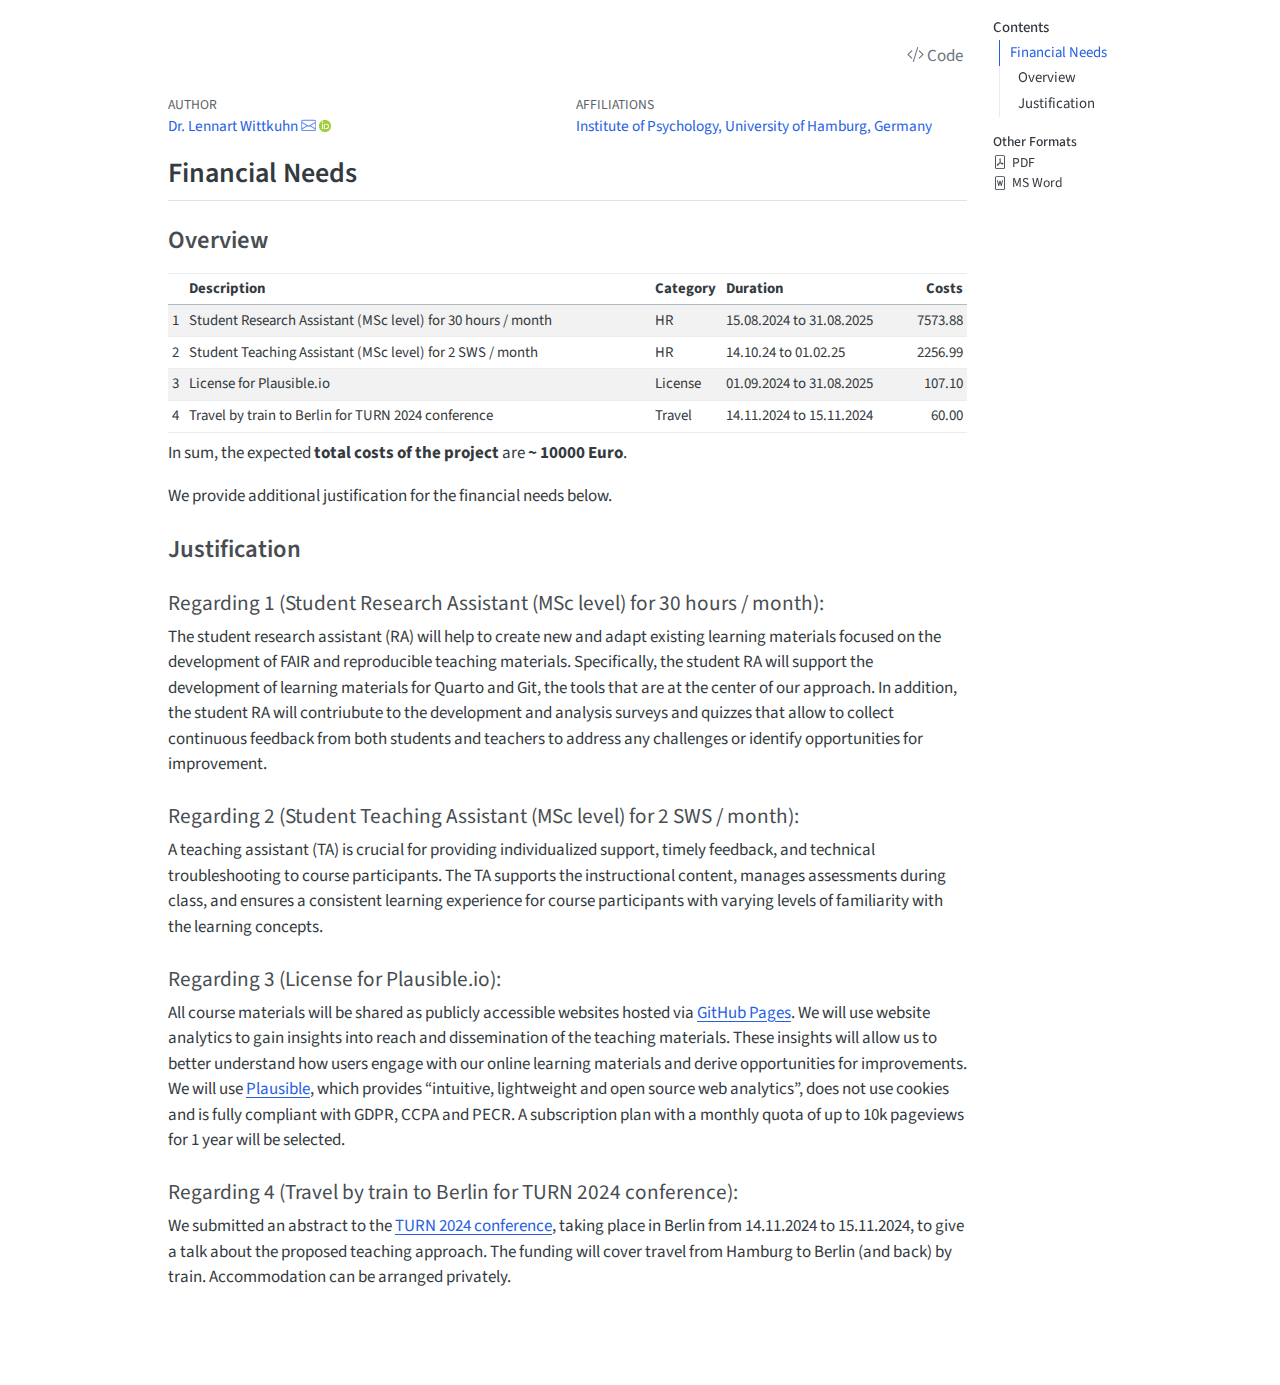
<file: cost-justification.html>
<!DOCTYPE html>
<html xmlns="http://www.w3.org/1999/xhtml" lang="en" xml:lang="en"><head>

<meta charset="utf-8">
<meta name="generator" content="quarto-1.4.554">

<meta name="viewport" content="width=device-width, initial-scale=1.0, user-scalable=yes">

<meta name="author" content="Dr.&nbsp;Lennart Wittkuhn">

<title>cost-justification</title>
<style>
code{white-space: pre-wrap;}
span.smallcaps{font-variant: small-caps;}
div.columns{display: flex; gap: min(4vw, 1.5em);}
div.column{flex: auto; overflow-x: auto;}
div.hanging-indent{margin-left: 1.5em; text-indent: -1.5em;}
ul.task-list{list-style: none;}
ul.task-list li input[type="checkbox"] {
  width: 0.8em;
  margin: 0 0.8em 0.2em -1em; /* quarto-specific, see https://github.com/quarto-dev/quarto-cli/issues/4556 */ 
  vertical-align: middle;
}
</style>


<script src="site_libs/quarto-nav/quarto-nav.js"></script>
<script src="site_libs/clipboard/clipboard.min.js"></script>
<script src="site_libs/quarto-search/autocomplete.umd.js"></script>
<script src="site_libs/quarto-search/fuse.min.js"></script>
<script src="site_libs/quarto-search/quarto-search.js"></script>
<meta name="quarto:offset" content="./">
<script src="site_libs/quarto-html/quarto.js"></script>
<script src="site_libs/quarto-html/popper.min.js"></script>
<script src="site_libs/quarto-html/tippy.umd.min.js"></script>
<script src="site_libs/quarto-html/anchor.min.js"></script>
<link href="site_libs/quarto-html/tippy.css" rel="stylesheet">
<link href="site_libs/quarto-html/quarto-syntax-highlighting.css" rel="stylesheet" id="quarto-text-highlighting-styles">
<script src="site_libs/bootstrap/bootstrap.min.js"></script>
<link href="site_libs/bootstrap/bootstrap-icons.css" rel="stylesheet">
<link href="site_libs/bootstrap/bootstrap.min.css" rel="stylesheet" id="quarto-bootstrap" data-mode="light">
<script id="quarto-search-options" type="application/json">{
  "location": "sidebar",
  "copy-button": false,
  "collapse-after": 3,
  "panel-placement": "start",
  "type": "textbox",
  "limit": 50,
  "keyboard-shortcut": [
    "f",
    "/",
    "s"
  ],
  "show-item-context": false,
  "language": {
    "search-no-results-text": "No results",
    "search-matching-documents-text": "matching documents",
    "search-copy-link-title": "Copy link to search",
    "search-hide-matches-text": "Hide additional matches",
    "search-more-match-text": "more match in this document",
    "search-more-matches-text": "more matches in this document",
    "search-clear-button-title": "Clear",
    "search-text-placeholder": "",
    "search-detached-cancel-button-title": "Cancel",
    "search-submit-button-title": "Submit",
    "search-label": "Search"
  }
}</script>
<style>html{ scroll-behavior: smooth; }</style>


</head>

<body>

<div id="quarto-search-results"></div>
<!-- content -->
<div id="quarto-content" class="quarto-container page-columns page-rows-contents page-layout-article">
<!-- sidebar -->
<!-- margin-sidebar -->
    <div id="quarto-margin-sidebar" class="sidebar margin-sidebar">
        <nav id="TOC" role="doc-toc" class="toc-active" data-toc-expanded="99">
    <h2 id="toc-title">Contents</h2>
   
  <ul>
  <li><a href="#financial-needs" id="toc-financial-needs" class="nav-link active" data-scroll-target="#financial-needs">Financial Needs</a>
  <ul class="collapse">
  <li><a href="#overview" id="toc-overview" class="nav-link" data-scroll-target="#overview">Overview</a></li>
  <li><a href="#justification" id="toc-justification" class="nav-link" data-scroll-target="#justification">Justification</a></li>
  </ul></li>
  </ul>
<div class="quarto-alternate-formats"><h2>Other Formats</h2><ul><li><a href="cost-justification.pdf"><i class="bi bi-file-pdf"></i>PDF</a></li><li><a href="cost-justification.docx"><i class="bi bi-file-word"></i>MS Word</a></li></ul></div></nav>
    </div>
<!-- main -->
<main class="content" id="quarto-document-content"><div class="quarto-title-block"><div class="quarto-title-tools-only"><h1></h1><button type="button" class="btn code-tools-button" id="quarto-code-tools-source" data-quarto-source-url="https://github.com/lnnrtwttkhn/fair-teaching-proposal"><i class="bi"></i> Code</button></div></div>

<header id="title-block-header" class="quarto-title-block default">
<div class="quarto-title">
</div>


<div class="quarto-title-meta-author">
  <div class="quarto-title-meta-heading">Author</div>
  <div class="quarto-title-meta-heading">Affiliations</div>
  
    <div class="quarto-title-meta-contents">
    <p class="author"><a href="https://lennartwittkuhn.com/">Dr.&nbsp;Lennart Wittkuhn</a> <a href="mailto:lennart.wittkuhn@uni-hamburg.de" class="quarto-title-author-email"><i class="bi bi-envelope"></i></a> <a href="https://orcid.org/0000-0003-2966-6888" class="quarto-title-author-orcid"> <img src="[data-uri]"></a></p>
  </div>
  <div class="quarto-title-meta-contents">
        <p class="affiliation">
            <a href="https://www.psy.uni-hamburg.de/en.html">
            Institute of Psychology, University of Hamburg, Germany
            </a>
          </p>
      </div>
  </div>

<div class="quarto-title-meta">

      
  
    
  </div>
  


</header>


<section id="financial-needs" class="level2">
<h2 class="anchored" data-anchor-id="financial-needs">Financial Needs</h2>
<section id="overview" class="level3">
<h3 class="anchored" data-anchor-id="overview">Overview</h3>
<div class="cell">
<div class="cell-output-display">
<table class="table table-sm table-striped small">
<colgroup>
<col style="width: 2%">
<col style="width: 57%">
<col style="width: 8%">
<col style="width: 23%">
<col style="width: 7%">
</colgroup>
<thead>
<tr class="header">
<th style="text-align: left;"></th>
<th style="text-align: left;">Description</th>
<th style="text-align: left;">Category</th>
<th style="text-align: left;">Duration</th>
<th style="text-align: right;">Costs</th>
</tr>
</thead>
<tbody>
<tr class="odd">
<td style="text-align: left;">1</td>
<td style="text-align: left;">Student Research Assistant (MSc level) for 30 hours / month</td>
<td style="text-align: left;">HR</td>
<td style="text-align: left;">15.08.2024 to 31.08.2025</td>
<td style="text-align: right;">7573.88</td>
</tr>
<tr class="even">
<td style="text-align: left;">2</td>
<td style="text-align: left;">Student Teaching Assistant (MSc level) for 2 SWS / month</td>
<td style="text-align: left;">HR</td>
<td style="text-align: left;">14.10.24 to 01.02.25</td>
<td style="text-align: right;">2256.99</td>
</tr>
<tr class="odd">
<td style="text-align: left;">3</td>
<td style="text-align: left;">License for Plausible.io</td>
<td style="text-align: left;">License</td>
<td style="text-align: left;">01.09.2024 to 31.08.2025</td>
<td style="text-align: right;">107.10</td>
</tr>
<tr class="even">
<td style="text-align: left;">4</td>
<td style="text-align: left;">Travel by train to Berlin for TURN 2024 conference</td>
<td style="text-align: left;">Travel</td>
<td style="text-align: left;">14.11.2024 to 15.11.2024</td>
<td style="text-align: right;">60.00</td>
</tr>
</tbody>
</table>
</div>
</div>
<p>In sum, the expected <strong>total costs of the project</strong> are <strong>~ 10000 Euro</strong>.</p>
<p>We provide additional justification for the financial needs below.</p>
</section>
<section id="justification" class="level3">
<h3 class="anchored" data-anchor-id="justification">Justification</h3>
<section id="regarding-1-student-research-assistant-msc-level-for-30-hours-month" class="level4">
<h4 class="anchored" data-anchor-id="regarding-1-student-research-assistant-msc-level-for-30-hours-month">Regarding 1 (Student Research Assistant (MSc level) for 30 hours / month):</h4>
<p>The student research assistant (RA) will help to create new and adapt existing learning materials focused on the development of FAIR and reproducible teaching materials. Specifically, the student RA will support the development of learning materials for Quarto and Git, the tools that are at the center of our approach. In addition, the student RA will contriubute to the development and analysis surveys and quizzes that allow to collect continuous feedback from both students and teachers to address any challenges or identify opportunities for improvement.</p>
</section>
<section id="regarding-2-student-teaching-assistant-msc-level-for-2-sws-month" class="level4">
<h4 class="anchored" data-anchor-id="regarding-2-student-teaching-assistant-msc-level-for-2-sws-month">Regarding 2 (Student Teaching Assistant (MSc level) for 2 SWS / month):</h4>
<p>A teaching assistant (TA) is crucial for providing individualized support, timely feedback, and technical troubleshooting to course participants. The TA supports the instructional content, manages assessments during class, and ensures a consistent learning experience for course participants with varying levels of familiarity with the learning concepts.</p>
</section>
<section id="regarding-3-license-for-plausible.io" class="level4">
<h4 class="anchored" data-anchor-id="regarding-3-license-for-plausible.io">Regarding 3 (License for Plausible.io):</h4>
<p>All course materials will be shared as publicly accessible websites hosted via <a href="https://pages.github.com/">GitHub Pages</a>. We will use website analytics to gain insights into reach and dissemination of the teaching materials. These insights will allow us to better understand how users engage with our online learning materials and derive opportunities for improvements. We will use <a href="https://plausible.io/">Plausible</a>, which provides “intuitive, lightweight and open source web analytics”, does not use cookies and is fully compliant with GDPR, CCPA and PECR. A subscription plan with a monthly quota of up to 10k pageviews for 1 year will be selected.</p>
</section>
<section id="regarding-4-travel-by-train-to-berlin-for-turn-2024-conference" class="level4">
<h4 class="anchored" data-anchor-id="regarding-4-travel-by-train-to-berlin-for-turn-2024-conference">Regarding 4 (Travel by train to Berlin for TURN 2024 conference):</h4>
<p>We submitted an abstract to the <a href="https://turn-conference.org/">TURN 2024 conference</a>, taking place in Berlin from 14.11.2024 to 15.11.2024, to give a talk about the proposed teaching approach. The funding will cover travel from Hamburg to Berlin (and back) by train. Accommodation can be arranged privately.</p>


</section>
</section>
</section>

</main> <!-- /main -->
<script defer="" data-domain="lennartwittkuhn.com/fair-teaching-proposal" src="https://plausible.io/js/script.js"></script>
<script id="quarto-html-after-body" type="application/javascript">
window.document.addEventListener("DOMContentLoaded", function (event) {
  const toggleBodyColorMode = (bsSheetEl) => {
    const mode = bsSheetEl.getAttribute("data-mode");
    const bodyEl = window.document.querySelector("body");
    if (mode === "dark") {
      bodyEl.classList.add("quarto-dark");
      bodyEl.classList.remove("quarto-light");
    } else {
      bodyEl.classList.add("quarto-light");
      bodyEl.classList.remove("quarto-dark");
    }
  }
  const toggleBodyColorPrimary = () => {
    const bsSheetEl = window.document.querySelector("link#quarto-bootstrap");
    if (bsSheetEl) {
      toggleBodyColorMode(bsSheetEl);
    }
  }
  toggleBodyColorPrimary();  
  const icon = "";
  const anchorJS = new window.AnchorJS();
  anchorJS.options = {
    placement: 'right',
    icon: icon
  };
  anchorJS.add('.anchored');
  const isCodeAnnotation = (el) => {
    for (const clz of el.classList) {
      if (clz.startsWith('code-annotation-')) {                     
        return true;
      }
    }
    return false;
  }
  const clipboard = new window.ClipboardJS('.code-copy-button', {
    text: function(trigger) {
      const codeEl = trigger.previousElementSibling.cloneNode(true);
      for (const childEl of codeEl.children) {
        if (isCodeAnnotation(childEl)) {
          childEl.remove();
        }
      }
      return codeEl.innerText;
    }
  });
  clipboard.on('success', function(e) {
    // button target
    const button = e.trigger;
    // don't keep focus
    button.blur();
    // flash "checked"
    button.classList.add('code-copy-button-checked');
    var currentTitle = button.getAttribute("title");
    button.setAttribute("title", "Copied!");
    let tooltip;
    if (window.bootstrap) {
      button.setAttribute("data-bs-toggle", "tooltip");
      button.setAttribute("data-bs-placement", "left");
      button.setAttribute("data-bs-title", "Copied!");
      tooltip = new bootstrap.Tooltip(button, 
        { trigger: "manual", 
          customClass: "code-copy-button-tooltip",
          offset: [0, -8]});
      tooltip.show();    
    }
    setTimeout(function() {
      if (tooltip) {
        tooltip.hide();
        button.removeAttribute("data-bs-title");
        button.removeAttribute("data-bs-toggle");
        button.removeAttribute("data-bs-placement");
      }
      button.setAttribute("title", currentTitle);
      button.classList.remove('code-copy-button-checked');
    }, 1000);
    // clear code selection
    e.clearSelection();
  });
  const viewSource = window.document.getElementById('quarto-view-source') ||
                     window.document.getElementById('quarto-code-tools-source');
  if (viewSource) {
    const sourceUrl = viewSource.getAttribute("data-quarto-source-url");
    viewSource.addEventListener("click", function(e) {
      if (sourceUrl) {
        // rstudio viewer pane
        if (/\bcapabilities=\b/.test(window.location)) {
          window.open(sourceUrl);
        } else {
          window.location.href = sourceUrl;
        }
      } else {
        const modal = new bootstrap.Modal(document.getElementById('quarto-embedded-source-code-modal'));
        modal.show();
      }
      return false;
    });
  }
  function toggleCodeHandler(show) {
    return function(e) {
      const detailsSrc = window.document.querySelectorAll(".cell > details > .sourceCode");
      for (let i=0; i<detailsSrc.length; i++) {
        const details = detailsSrc[i].parentElement;
        if (show) {
          details.open = true;
        } else {
          details.removeAttribute("open");
        }
      }
      const cellCodeDivs = window.document.querySelectorAll(".cell > .sourceCode");
      const fromCls = show ? "hidden" : "unhidden";
      const toCls = show ? "unhidden" : "hidden";
      for (let i=0; i<cellCodeDivs.length; i++) {
        const codeDiv = cellCodeDivs[i];
        if (codeDiv.classList.contains(fromCls)) {
          codeDiv.classList.remove(fromCls);
          codeDiv.classList.add(toCls);
        } 
      }
      return false;
    }
  }
  const hideAllCode = window.document.getElementById("quarto-hide-all-code");
  if (hideAllCode) {
    hideAllCode.addEventListener("click", toggleCodeHandler(false));
  }
  const showAllCode = window.document.getElementById("quarto-show-all-code");
  if (showAllCode) {
    showAllCode.addEventListener("click", toggleCodeHandler(true));
  }
    var localhostRegex = new RegExp(/^(?:http|https):\/\/localhost\:?[0-9]*\//);
    var mailtoRegex = new RegExp(/^mailto:/);
      var filterRegex = new RegExp("https:\/\/lnnrtwttkhn\.github\.io\/fair-teaching-proposal\/");
    var isInternal = (href) => {
        return filterRegex.test(href) || localhostRegex.test(href) || mailtoRegex.test(href);
    }
    // Inspect non-navigation links and adorn them if external
 	var links = window.document.querySelectorAll('a[href]:not(.nav-link):not(.navbar-brand):not(.toc-action):not(.sidebar-link):not(.sidebar-item-toggle):not(.pagination-link):not(.no-external):not([aria-hidden]):not(.dropdown-item):not(.quarto-navigation-tool)');
    for (var i=0; i<links.length; i++) {
      const link = links[i];
      if (!isInternal(link.href)) {
        // undo the damage that might have been done by quarto-nav.js in the case of
        // links that we want to consider external
        if (link.dataset.originalHref !== undefined) {
          link.href = link.dataset.originalHref;
        }
          // target, if specified
          link.setAttribute("target", "_blank");
          if (link.getAttribute("rel") === null) {
            link.setAttribute("rel", "noopener");
          }
      }
    }
  function tippyHover(el, contentFn, onTriggerFn, onUntriggerFn) {
    const config = {
      allowHTML: true,
      maxWidth: 500,
      delay: 100,
      arrow: false,
      appendTo: function(el) {
          return el.parentElement;
      },
      interactive: true,
      interactiveBorder: 10,
      theme: 'quarto',
      placement: 'bottom-start',
    };
    if (contentFn) {
      config.content = contentFn;
    }
    if (onTriggerFn) {
      config.onTrigger = onTriggerFn;
    }
    if (onUntriggerFn) {
      config.onUntrigger = onUntriggerFn;
    }
    window.tippy(el, config); 
  }
  const noterefs = window.document.querySelectorAll('a[role="doc-noteref"]');
  for (var i=0; i<noterefs.length; i++) {
    const ref = noterefs[i];
    tippyHover(ref, function() {
      // use id or data attribute instead here
      let href = ref.getAttribute('data-footnote-href') || ref.getAttribute('href');
      try { href = new URL(href).hash; } catch {}
      const id = href.replace(/^#\/?/, "");
      const note = window.document.getElementById(id);
      if (note) {
        return note.innerHTML;
      } else {
        return "";
      }
    });
  }
  const xrefs = window.document.querySelectorAll('a.quarto-xref');
  const processXRef = (id, note) => {
    // Strip column container classes
    const stripColumnClz = (el) => {
      el.classList.remove("page-full", "page-columns");
      if (el.children) {
        for (const child of el.children) {
          stripColumnClz(child);
        }
      }
    }
    stripColumnClz(note)
    if (id === null || id.startsWith('sec-')) {
      // Special case sections, only their first couple elements
      const container = document.createElement("div");
      if (note.children && note.children.length > 2) {
        container.appendChild(note.children[0].cloneNode(true));
        for (let i = 1; i < note.children.length; i++) {
          const child = note.children[i];
          if (child.tagName === "P" && child.innerText === "") {
            continue;
          } else {
            container.appendChild(child.cloneNode(true));
            break;
          }
        }
        if (window.Quarto?.typesetMath) {
          window.Quarto.typesetMath(container);
        }
        return container.innerHTML
      } else {
        if (window.Quarto?.typesetMath) {
          window.Quarto.typesetMath(note);
        }
        return note.innerHTML;
      }
    } else {
      // Remove any anchor links if they are present
      const anchorLink = note.querySelector('a.anchorjs-link');
      if (anchorLink) {
        anchorLink.remove();
      }
      if (window.Quarto?.typesetMath) {
        window.Quarto.typesetMath(note);
      }
      // TODO in 1.5, we should make sure this works without a callout special case
      if (note.classList.contains("callout")) {
        return note.outerHTML;
      } else {
        return note.innerHTML;
      }
    }
  }
  for (var i=0; i<xrefs.length; i++) {
    const xref = xrefs[i];
    tippyHover(xref, undefined, function(instance) {
      instance.disable();
      let url = xref.getAttribute('href');
      let hash = undefined; 
      if (url.startsWith('#')) {
        hash = url;
      } else {
        try { hash = new URL(url).hash; } catch {}
      }
      if (hash) {
        const id = hash.replace(/^#\/?/, "");
        const note = window.document.getElementById(id);
        if (note !== null) {
          try {
            const html = processXRef(id, note.cloneNode(true));
            instance.setContent(html);
          } finally {
            instance.enable();
            instance.show();
          }
        } else {
          // See if we can fetch this
          fetch(url.split('#')[0])
          .then(res => res.text())
          .then(html => {
            const parser = new DOMParser();
            const htmlDoc = parser.parseFromString(html, "text/html");
            const note = htmlDoc.getElementById(id);
            if (note !== null) {
              const html = processXRef(id, note);
              instance.setContent(html);
            } 
          }).finally(() => {
            instance.enable();
            instance.show();
          });
        }
      } else {
        // See if we can fetch a full url (with no hash to target)
        // This is a special case and we should probably do some content thinning / targeting
        fetch(url)
        .then(res => res.text())
        .then(html => {
          const parser = new DOMParser();
          const htmlDoc = parser.parseFromString(html, "text/html");
          const note = htmlDoc.querySelector('main.content');
          if (note !== null) {
            // This should only happen for chapter cross references
            // (since there is no id in the URL)
            // remove the first header
            if (note.children.length > 0 && note.children[0].tagName === "HEADER") {
              note.children[0].remove();
            }
            const html = processXRef(null, note);
            instance.setContent(html);
          } 
        }).finally(() => {
          instance.enable();
          instance.show();
        });
      }
    }, function(instance) {
    });
  }
      let selectedAnnoteEl;
      const selectorForAnnotation = ( cell, annotation) => {
        let cellAttr = 'data-code-cell="' + cell + '"';
        let lineAttr = 'data-code-annotation="' +  annotation + '"';
        const selector = 'span[' + cellAttr + '][' + lineAttr + ']';
        return selector;
      }
      const selectCodeLines = (annoteEl) => {
        const doc = window.document;
        const targetCell = annoteEl.getAttribute("data-target-cell");
        const targetAnnotation = annoteEl.getAttribute("data-target-annotation");
        const annoteSpan = window.document.querySelector(selectorForAnnotation(targetCell, targetAnnotation));
        const lines = annoteSpan.getAttribute("data-code-lines").split(",");
        const lineIds = lines.map((line) => {
          return targetCell + "-" + line;
        })
        let top = null;
        let height = null;
        let parent = null;
        if (lineIds.length > 0) {
            //compute the position of the single el (top and bottom and make a div)
            const el = window.document.getElementById(lineIds[0]);
            top = el.offsetTop;
            height = el.offsetHeight;
            parent = el.parentElement.parentElement;
          if (lineIds.length > 1) {
            const lastEl = window.document.getElementById(lineIds[lineIds.length - 1]);
            const bottom = lastEl.offsetTop + lastEl.offsetHeight;
            height = bottom - top;
          }
          if (top !== null && height !== null && parent !== null) {
            // cook up a div (if necessary) and position it 
            let div = window.document.getElementById("code-annotation-line-highlight");
            if (div === null) {
              div = window.document.createElement("div");
              div.setAttribute("id", "code-annotation-line-highlight");
              div.style.position = 'absolute';
              parent.appendChild(div);
            }
            div.style.top = top - 2 + "px";
            div.style.height = height + 4 + "px";
            div.style.left = 0;
            let gutterDiv = window.document.getElementById("code-annotation-line-highlight-gutter");
            if (gutterDiv === null) {
              gutterDiv = window.document.createElement("div");
              gutterDiv.setAttribute("id", "code-annotation-line-highlight-gutter");
              gutterDiv.style.position = 'absolute';
              const codeCell = window.document.getElementById(targetCell);
              const gutter = codeCell.querySelector('.code-annotation-gutter');
              gutter.appendChild(gutterDiv);
            }
            gutterDiv.style.top = top - 2 + "px";
            gutterDiv.style.height = height + 4 + "px";
          }
          selectedAnnoteEl = annoteEl;
        }
      };
      const unselectCodeLines = () => {
        const elementsIds = ["code-annotation-line-highlight", "code-annotation-line-highlight-gutter"];
        elementsIds.forEach((elId) => {
          const div = window.document.getElementById(elId);
          if (div) {
            div.remove();
          }
        });
        selectedAnnoteEl = undefined;
      };
        // Handle positioning of the toggle
    window.addEventListener(
      "resize",
      throttle(() => {
        elRect = undefined;
        if (selectedAnnoteEl) {
          selectCodeLines(selectedAnnoteEl);
        }
      }, 10)
    );
    function throttle(fn, ms) {
    let throttle = false;
    let timer;
      return (...args) => {
        if(!throttle) { // first call gets through
            fn.apply(this, args);
            throttle = true;
        } else { // all the others get throttled
            if(timer) clearTimeout(timer); // cancel #2
            timer = setTimeout(() => {
              fn.apply(this, args);
              timer = throttle = false;
            }, ms);
        }
      };
    }
      // Attach click handler to the DT
      const annoteDls = window.document.querySelectorAll('dt[data-target-cell]');
      for (const annoteDlNode of annoteDls) {
        annoteDlNode.addEventListener('click', (event) => {
          const clickedEl = event.target;
          if (clickedEl !== selectedAnnoteEl) {
            unselectCodeLines();
            const activeEl = window.document.querySelector('dt[data-target-cell].code-annotation-active');
            if (activeEl) {
              activeEl.classList.remove('code-annotation-active');
            }
            selectCodeLines(clickedEl);
            clickedEl.classList.add('code-annotation-active');
          } else {
            // Unselect the line
            unselectCodeLines();
            clickedEl.classList.remove('code-annotation-active');
          }
        });
      }
  const findCites = (el) => {
    const parentEl = el.parentElement;
    if (parentEl) {
      const cites = parentEl.dataset.cites;
      if (cites) {
        return {
          el,
          cites: cites.split(' ')
        };
      } else {
        return findCites(el.parentElement)
      }
    } else {
      return undefined;
    }
  };
  var bibliorefs = window.document.querySelectorAll('a[role="doc-biblioref"]');
  for (var i=0; i<bibliorefs.length; i++) {
    const ref = bibliorefs[i];
    const citeInfo = findCites(ref);
    if (citeInfo) {
      tippyHover(citeInfo.el, function() {
        var popup = window.document.createElement('div');
        citeInfo.cites.forEach(function(cite) {
          var citeDiv = window.document.createElement('div');
          citeDiv.classList.add('hanging-indent');
          citeDiv.classList.add('csl-entry');
          var biblioDiv = window.document.getElementById('ref-' + cite);
          if (biblioDiv) {
            citeDiv.innerHTML = biblioDiv.innerHTML;
          }
          popup.appendChild(citeDiv);
        });
        return popup.innerHTML;
      });
    }
  }
});
</script>
</div> <!-- /content -->




<script src="site_libs/quarto-html/zenscroll-min.js"></script>
</body></html>
</file>
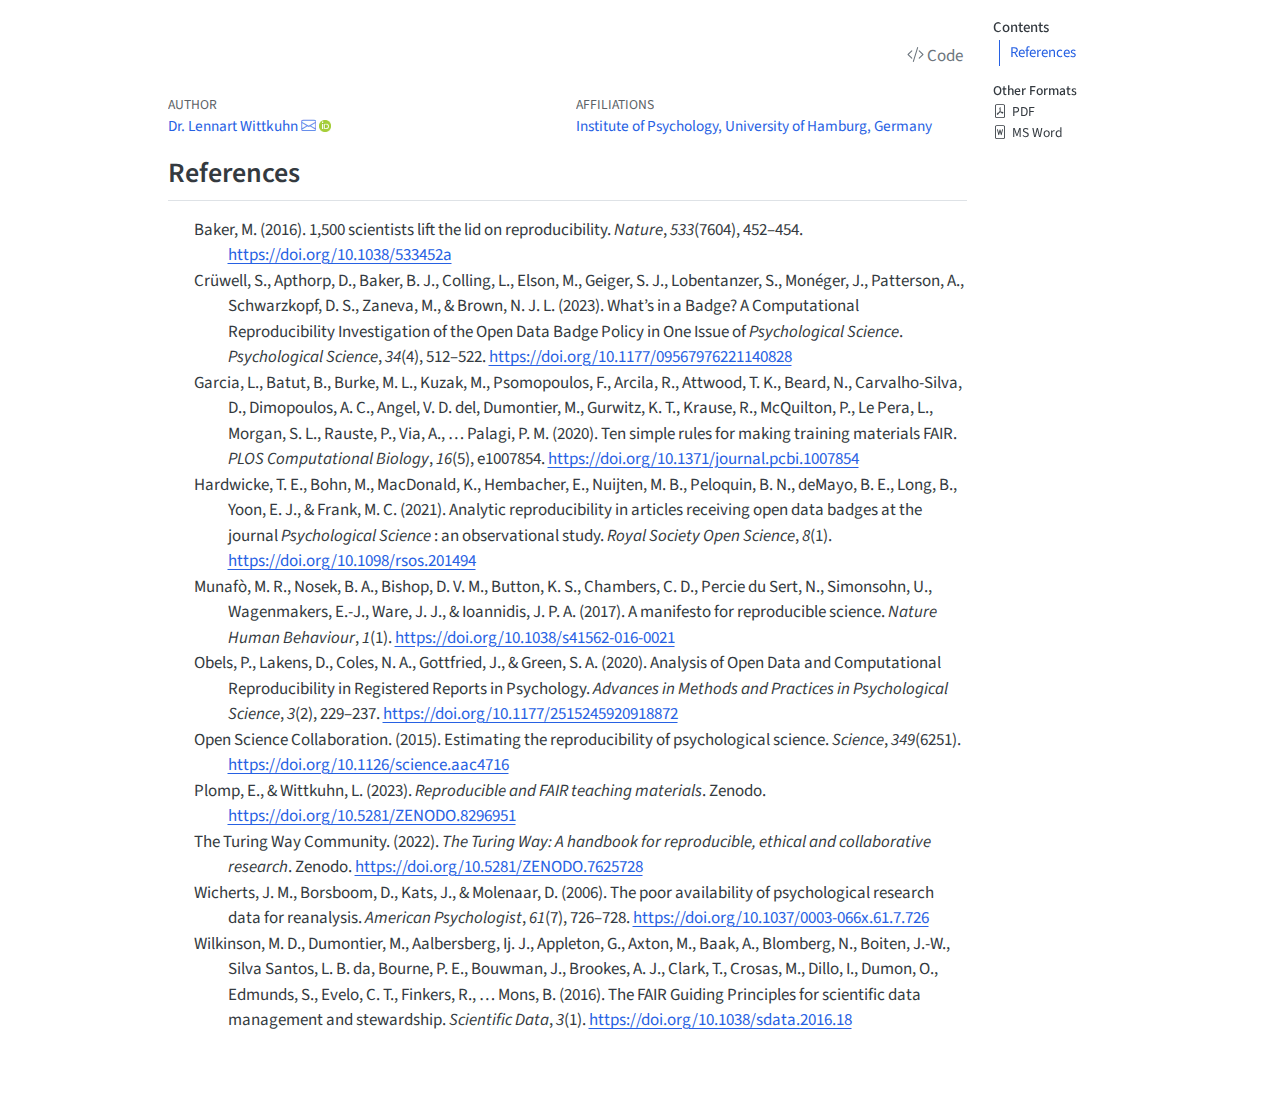
<file: references.html>
<!DOCTYPE html>
<html xmlns="http://www.w3.org/1999/xhtml" lang="en" xml:lang="en"><head>

<meta charset="utf-8">
<meta name="generator" content="quarto-1.4.554">

<meta name="viewport" content="width=device-width, initial-scale=1.0, user-scalable=yes">

<meta name="author" content="Dr.&nbsp;Lennart Wittkuhn">

<title>references</title>
<style>
code{white-space: pre-wrap;}
span.smallcaps{font-variant: small-caps;}
div.columns{display: flex; gap: min(4vw, 1.5em);}
div.column{flex: auto; overflow-x: auto;}
div.hanging-indent{margin-left: 1.5em; text-indent: -1.5em;}
ul.task-list{list-style: none;}
ul.task-list li input[type="checkbox"] {
  width: 0.8em;
  margin: 0 0.8em 0.2em -1em; /* quarto-specific, see https://github.com/quarto-dev/quarto-cli/issues/4556 */ 
  vertical-align: middle;
}
/* CSS for citations */
div.csl-bib-body { }
div.csl-entry {
  clear: both;
  margin-bottom: 0em;
}
.hanging-indent div.csl-entry {
  margin-left:2em;
  text-indent:-2em;
}
div.csl-left-margin {
  min-width:2em;
  float:left;
}
div.csl-right-inline {
  margin-left:2em;
  padding-left:1em;
}
div.csl-indent {
  margin-left: 2em;
}</style>


<script src="site_libs/quarto-nav/quarto-nav.js"></script>
<script src="site_libs/clipboard/clipboard.min.js"></script>
<script src="site_libs/quarto-search/autocomplete.umd.js"></script>
<script src="site_libs/quarto-search/fuse.min.js"></script>
<script src="site_libs/quarto-search/quarto-search.js"></script>
<meta name="quarto:offset" content="./">
<script src="site_libs/quarto-html/quarto.js"></script>
<script src="site_libs/quarto-html/popper.min.js"></script>
<script src="site_libs/quarto-html/tippy.umd.min.js"></script>
<script src="site_libs/quarto-html/anchor.min.js"></script>
<link href="site_libs/quarto-html/tippy.css" rel="stylesheet">
<link href="site_libs/quarto-html/quarto-syntax-highlighting.css" rel="stylesheet" id="quarto-text-highlighting-styles">
<script src="site_libs/bootstrap/bootstrap.min.js"></script>
<link href="site_libs/bootstrap/bootstrap-icons.css" rel="stylesheet">
<link href="site_libs/bootstrap/bootstrap.min.css" rel="stylesheet" id="quarto-bootstrap" data-mode="light">
<script id="quarto-search-options" type="application/json">{
  "location": "sidebar",
  "copy-button": false,
  "collapse-after": 3,
  "panel-placement": "start",
  "type": "textbox",
  "limit": 50,
  "keyboard-shortcut": [
    "f",
    "/",
    "s"
  ],
  "show-item-context": false,
  "language": {
    "search-no-results-text": "No results",
    "search-matching-documents-text": "matching documents",
    "search-copy-link-title": "Copy link to search",
    "search-hide-matches-text": "Hide additional matches",
    "search-more-match-text": "more match in this document",
    "search-more-matches-text": "more matches in this document",
    "search-clear-button-title": "Clear",
    "search-text-placeholder": "",
    "search-detached-cancel-button-title": "Cancel",
    "search-submit-button-title": "Submit",
    "search-label": "Search"
  }
}</script>
<style>html{ scroll-behavior: smooth; }</style>


</head>

<body>

<div id="quarto-search-results"></div>
<!-- content -->
<div id="quarto-content" class="quarto-container page-columns page-rows-contents page-layout-article">
<!-- sidebar -->
<!-- margin-sidebar -->
    <div id="quarto-margin-sidebar" class="sidebar margin-sidebar">
        <nav id="TOC" role="doc-toc" class="toc-active" data-toc-expanded="99">
    <h2 id="toc-title">Contents</h2>
   
  <ul>
  <li><a href="#references" id="toc-references" class="nav-link active" data-scroll-target="#references">References</a></li>
  </ul>
<div class="quarto-alternate-formats"><h2>Other Formats</h2><ul><li><a href="references.pdf"><i class="bi bi-file-pdf"></i>PDF</a></li><li><a href="references.docx"><i class="bi bi-file-word"></i>MS Word</a></li></ul></div></nav>
    </div>
<!-- main -->
<main class="content" id="quarto-document-content"><div class="quarto-title-block"><div class="quarto-title-tools-only"><h1></h1><button type="button" class="btn code-tools-button" id="quarto-code-tools-source" data-quarto-source-url="https://github.com/lnnrtwttkhn/fair-teaching-proposal"><i class="bi"></i> Code</button></div></div>

<header id="title-block-header" class="quarto-title-block default">
<div class="quarto-title">
</div>


<div class="quarto-title-meta-author">
  <div class="quarto-title-meta-heading">Author</div>
  <div class="quarto-title-meta-heading">Affiliations</div>
  
    <div class="quarto-title-meta-contents">
    <p class="author"><a href="https://lennartwittkuhn.com/">Dr.&nbsp;Lennart Wittkuhn</a> <a href="mailto:lennart.wittkuhn@uni-hamburg.de" class="quarto-title-author-email"><i class="bi bi-envelope"></i></a> <a href="https://orcid.org/0000-0003-2966-6888" class="quarto-title-author-orcid"> <img src="[data-uri]"></a></p>
  </div>
  <div class="quarto-title-meta-contents">
        <p class="affiliation">
            <a href="https://www.psy.uni-hamburg.de/en.html">
            Institute of Psychology, University of Hamburg, Germany
            </a>
          </p>
      </div>
  </div>

<div class="quarto-title-meta">

      
  
    
  </div>
  


</header>


<section id="references" class="level2">
<h2 class="anchored" data-anchor-id="references">References</h2>
<div id="refs" class="references csl-bib-body hanging-indent" data-entry-spacing="0" data-line-spacing="2" role="list">
<div id="ref-baker2016" class="csl-entry" role="listitem">
Baker, M. (2016). 1,500 scientists lift the lid on reproducibility. <em>Nature</em>, <em>533</em>(7604), 452–454. <a href="https://doi.org/10.1038/533452a">https://doi.org/10.1038/533452a</a>
</div>
<div id="ref-crüwell2023" class="csl-entry" role="listitem">
Crüwell, S., Apthorp, D., Baker, B. J., Colling, L., Elson, M., Geiger, S. J., Lobentanzer, S., Monéger, J., Patterson, A., Schwarzkopf, D. S., Zaneva, M., &amp; Brown, N. J. L. (2023). What<span>’</span>s in a Badge? A Computational Reproducibility Investigation of the Open Data Badge Policy in One Issue of <span><em>Psychological Science</em></span>. <em>Psychological Science</em>, <em>34</em>(4), 512–522. <a href="https://doi.org/10.1177/09567976221140828">https://doi.org/10.1177/09567976221140828</a>
</div>
<div id="ref-garcia2020" class="csl-entry" role="listitem">
Garcia, L., Batut, B., Burke, M. L., Kuzak, M., Psomopoulos, F., Arcila, R., Attwood, T. K., Beard, N., Carvalho-Silva, D., Dimopoulos, A. C., Angel, V. D. del, Dumontier, M., Gurwitz, K. T., Krause, R., McQuilton, P., Le Pera, L., Morgan, S. L., Rauste, P., Via, A., … Palagi, P. M. (2020). Ten simple rules for making training materials FAIR. <em>PLOS Computational Biology</em>, <em>16</em>(5), e1007854. <a href="https://doi.org/10.1371/journal.pcbi.1007854">https://doi.org/10.1371/journal.pcbi.1007854</a>
</div>
<div id="ref-hardwicke2021" class="csl-entry" role="listitem">
Hardwicke, T. E., Bohn, M., MacDonald, K., Hembacher, E., Nuijten, M. B., Peloquin, B. N., deMayo, B. E., Long, B., Yoon, E. J., &amp; Frank, M. C. (2021). Analytic reproducibility in articles receiving open data badges at the journal <span><em>Psychological Science</em></span> : an observational study. <em>Royal Society Open Science</em>, <em>8</em>(1). <a href="https://doi.org/10.1098/rsos.201494">https://doi.org/10.1098/rsos.201494</a>
</div>
<div id="ref-munafò2017" class="csl-entry" role="listitem">
Munafò, M. R., Nosek, B. A., Bishop, D. V. M., Button, K. S., Chambers, C. D., Percie du Sert, N., Simonsohn, U., Wagenmakers, E.-J., Ware, J. J., &amp; Ioannidis, J. P. A. (2017). A manifesto for reproducible science. <em>Nature Human Behaviour</em>, <em>1</em>(1). <a href="https://doi.org/10.1038/s41562-016-0021">https://doi.org/10.1038/s41562-016-0021</a>
</div>
<div id="ref-obels2020" class="csl-entry" role="listitem">
Obels, P., Lakens, D., Coles, N. A., Gottfried, J., &amp; Green, S. A. (2020). Analysis of Open Data and Computational Reproducibility in Registered Reports in Psychology. <em>Advances in Methods and Practices in Psychological Science</em>, <em>3</em>(2), 229–237. <a href="https://doi.org/10.1177/2515245920918872">https://doi.org/10.1177/2515245920918872</a>
</div>
<div id="ref-opensciencecollaboration2015" class="csl-entry" role="listitem">
Open Science Collaboration. (2015). Estimating the reproducibility of psychological science. <em>Science</em>, <em>349</em>(6251). <a href="https://doi.org/10.1126/science.aac4716">https://doi.org/10.1126/science.aac4716</a>
</div>
<div id="ref-plomp2023" class="csl-entry" role="listitem">
Plomp, E., &amp; Wittkuhn, L. (2023). <em>Reproducible and FAIR teaching materials</em>. Zenodo. <a href="https://doi.org/10.5281/ZENODO.8296951">https://doi.org/10.5281/ZENODO.8296951</a>
</div>
<div id="ref-turingway2022" class="csl-entry" role="listitem">
The Turing Way Community. (2022). <em><span>The Turing Way</span>: A handbook for reproducible, ethical and collaborative research</em>. Zenodo. <a href="https://doi.org/10.5281/ZENODO.7625728">https://doi.org/10.5281/ZENODO.7625728</a>
</div>
<div id="ref-wicherts2006" class="csl-entry" role="listitem">
Wicherts, J. M., Borsboom, D., Kats, J., &amp; Molenaar, D. (2006). The poor availability of psychological research data for reanalysis. <em>American Psychologist</em>, <em>61</em>(7), 726–728. <a href="https://doi.org/10.1037/0003-066x.61.7.726">https://doi.org/10.1037/0003-066x.61.7.726</a>
</div>
<div id="ref-wilkinson2016" class="csl-entry" role="listitem">
Wilkinson, M. D., Dumontier, M., Aalbersberg, Ij. J., Appleton, G., Axton, M., Baak, A., Blomberg, N., Boiten, J.-W., Silva Santos, L. B. da, Bourne, P. E., Bouwman, J., Brookes, A. J., Clark, T., Crosas, M., Dillo, I., Dumon, O., Edmunds, S., Evelo, C. T., Finkers, R., … Mons, B. (2016). The FAIR Guiding Principles for scientific data management and stewardship. <em>Scientific Data</em>, <em>3</em>(1). <a href="https://doi.org/10.1038/sdata.2016.18">https://doi.org/10.1038/sdata.2016.18</a>
</div>
</div>


</section>

</main> <!-- /main -->
<script defer="" data-domain="lennartwittkuhn.com/fair-teaching-proposal" src="https://plausible.io/js/script.js"></script>
<script id="quarto-html-after-body" type="application/javascript">
window.document.addEventListener("DOMContentLoaded", function (event) {
  const toggleBodyColorMode = (bsSheetEl) => {
    const mode = bsSheetEl.getAttribute("data-mode");
    const bodyEl = window.document.querySelector("body");
    if (mode === "dark") {
      bodyEl.classList.add("quarto-dark");
      bodyEl.classList.remove("quarto-light");
    } else {
      bodyEl.classList.add("quarto-light");
      bodyEl.classList.remove("quarto-dark");
    }
  }
  const toggleBodyColorPrimary = () => {
    const bsSheetEl = window.document.querySelector("link#quarto-bootstrap");
    if (bsSheetEl) {
      toggleBodyColorMode(bsSheetEl);
    }
  }
  toggleBodyColorPrimary();  
  const icon = "";
  const anchorJS = new window.AnchorJS();
  anchorJS.options = {
    placement: 'right',
    icon: icon
  };
  anchorJS.add('.anchored');
  const isCodeAnnotation = (el) => {
    for (const clz of el.classList) {
      if (clz.startsWith('code-annotation-')) {                     
        return true;
      }
    }
    return false;
  }
  const clipboard = new window.ClipboardJS('.code-copy-button', {
    text: function(trigger) {
      const codeEl = trigger.previousElementSibling.cloneNode(true);
      for (const childEl of codeEl.children) {
        if (isCodeAnnotation(childEl)) {
          childEl.remove();
        }
      }
      return codeEl.innerText;
    }
  });
  clipboard.on('success', function(e) {
    // button target
    const button = e.trigger;
    // don't keep focus
    button.blur();
    // flash "checked"
    button.classList.add('code-copy-button-checked');
    var currentTitle = button.getAttribute("title");
    button.setAttribute("title", "Copied!");
    let tooltip;
    if (window.bootstrap) {
      button.setAttribute("data-bs-toggle", "tooltip");
      button.setAttribute("data-bs-placement", "left");
      button.setAttribute("data-bs-title", "Copied!");
      tooltip = new bootstrap.Tooltip(button, 
        { trigger: "manual", 
          customClass: "code-copy-button-tooltip",
          offset: [0, -8]});
      tooltip.show();    
    }
    setTimeout(function() {
      if (tooltip) {
        tooltip.hide();
        button.removeAttribute("data-bs-title");
        button.removeAttribute("data-bs-toggle");
        button.removeAttribute("data-bs-placement");
      }
      button.setAttribute("title", currentTitle);
      button.classList.remove('code-copy-button-checked');
    }, 1000);
    // clear code selection
    e.clearSelection();
  });
  const viewSource = window.document.getElementById('quarto-view-source') ||
                     window.document.getElementById('quarto-code-tools-source');
  if (viewSource) {
    const sourceUrl = viewSource.getAttribute("data-quarto-source-url");
    viewSource.addEventListener("click", function(e) {
      if (sourceUrl) {
        // rstudio viewer pane
        if (/\bcapabilities=\b/.test(window.location)) {
          window.open(sourceUrl);
        } else {
          window.location.href = sourceUrl;
        }
      } else {
        const modal = new bootstrap.Modal(document.getElementById('quarto-embedded-source-code-modal'));
        modal.show();
      }
      return false;
    });
  }
  function toggleCodeHandler(show) {
    return function(e) {
      const detailsSrc = window.document.querySelectorAll(".cell > details > .sourceCode");
      for (let i=0; i<detailsSrc.length; i++) {
        const details = detailsSrc[i].parentElement;
        if (show) {
          details.open = true;
        } else {
          details.removeAttribute("open");
        }
      }
      const cellCodeDivs = window.document.querySelectorAll(".cell > .sourceCode");
      const fromCls = show ? "hidden" : "unhidden";
      const toCls = show ? "unhidden" : "hidden";
      for (let i=0; i<cellCodeDivs.length; i++) {
        const codeDiv = cellCodeDivs[i];
        if (codeDiv.classList.contains(fromCls)) {
          codeDiv.classList.remove(fromCls);
          codeDiv.classList.add(toCls);
        } 
      }
      return false;
    }
  }
  const hideAllCode = window.document.getElementById("quarto-hide-all-code");
  if (hideAllCode) {
    hideAllCode.addEventListener("click", toggleCodeHandler(false));
  }
  const showAllCode = window.document.getElementById("quarto-show-all-code");
  if (showAllCode) {
    showAllCode.addEventListener("click", toggleCodeHandler(true));
  }
    var localhostRegex = new RegExp(/^(?:http|https):\/\/localhost\:?[0-9]*\//);
    var mailtoRegex = new RegExp(/^mailto:/);
      var filterRegex = new RegExp("https:\/\/lnnrtwttkhn\.github\.io\/fair-teaching-proposal\/");
    var isInternal = (href) => {
        return filterRegex.test(href) || localhostRegex.test(href) || mailtoRegex.test(href);
    }
    // Inspect non-navigation links and adorn them if external
 	var links = window.document.querySelectorAll('a[href]:not(.nav-link):not(.navbar-brand):not(.toc-action):not(.sidebar-link):not(.sidebar-item-toggle):not(.pagination-link):not(.no-external):not([aria-hidden]):not(.dropdown-item):not(.quarto-navigation-tool)');
    for (var i=0; i<links.length; i++) {
      const link = links[i];
      if (!isInternal(link.href)) {
        // undo the damage that might have been done by quarto-nav.js in the case of
        // links that we want to consider external
        if (link.dataset.originalHref !== undefined) {
          link.href = link.dataset.originalHref;
        }
          // target, if specified
          link.setAttribute("target", "_blank");
          if (link.getAttribute("rel") === null) {
            link.setAttribute("rel", "noopener");
          }
      }
    }
  function tippyHover(el, contentFn, onTriggerFn, onUntriggerFn) {
    const config = {
      allowHTML: true,
      maxWidth: 500,
      delay: 100,
      arrow: false,
      appendTo: function(el) {
          return el.parentElement;
      },
      interactive: true,
      interactiveBorder: 10,
      theme: 'quarto',
      placement: 'bottom-start',
    };
    if (contentFn) {
      config.content = contentFn;
    }
    if (onTriggerFn) {
      config.onTrigger = onTriggerFn;
    }
    if (onUntriggerFn) {
      config.onUntrigger = onUntriggerFn;
    }
    window.tippy(el, config); 
  }
  const noterefs = window.document.querySelectorAll('a[role="doc-noteref"]');
  for (var i=0; i<noterefs.length; i++) {
    const ref = noterefs[i];
    tippyHover(ref, function() {
      // use id or data attribute instead here
      let href = ref.getAttribute('data-footnote-href') || ref.getAttribute('href');
      try { href = new URL(href).hash; } catch {}
      const id = href.replace(/^#\/?/, "");
      const note = window.document.getElementById(id);
      if (note) {
        return note.innerHTML;
      } else {
        return "";
      }
    });
  }
  const xrefs = window.document.querySelectorAll('a.quarto-xref');
  const processXRef = (id, note) => {
    // Strip column container classes
    const stripColumnClz = (el) => {
      el.classList.remove("page-full", "page-columns");
      if (el.children) {
        for (const child of el.children) {
          stripColumnClz(child);
        }
      }
    }
    stripColumnClz(note)
    if (id === null || id.startsWith('sec-')) {
      // Special case sections, only their first couple elements
      const container = document.createElement("div");
      if (note.children && note.children.length > 2) {
        container.appendChild(note.children[0].cloneNode(true));
        for (let i = 1; i < note.children.length; i++) {
          const child = note.children[i];
          if (child.tagName === "P" && child.innerText === "") {
            continue;
          } else {
            container.appendChild(child.cloneNode(true));
            break;
          }
        }
        if (window.Quarto?.typesetMath) {
          window.Quarto.typesetMath(container);
        }
        return container.innerHTML
      } else {
        if (window.Quarto?.typesetMath) {
          window.Quarto.typesetMath(note);
        }
        return note.innerHTML;
      }
    } else {
      // Remove any anchor links if they are present
      const anchorLink = note.querySelector('a.anchorjs-link');
      if (anchorLink) {
        anchorLink.remove();
      }
      if (window.Quarto?.typesetMath) {
        window.Quarto.typesetMath(note);
      }
      // TODO in 1.5, we should make sure this works without a callout special case
      if (note.classList.contains("callout")) {
        return note.outerHTML;
      } else {
        return note.innerHTML;
      }
    }
  }
  for (var i=0; i<xrefs.length; i++) {
    const xref = xrefs[i];
    tippyHover(xref, undefined, function(instance) {
      instance.disable();
      let url = xref.getAttribute('href');
      let hash = undefined; 
      if (url.startsWith('#')) {
        hash = url;
      } else {
        try { hash = new URL(url).hash; } catch {}
      }
      if (hash) {
        const id = hash.replace(/^#\/?/, "");
        const note = window.document.getElementById(id);
        if (note !== null) {
          try {
            const html = processXRef(id, note.cloneNode(true));
            instance.setContent(html);
          } finally {
            instance.enable();
            instance.show();
          }
        } else {
          // See if we can fetch this
          fetch(url.split('#')[0])
          .then(res => res.text())
          .then(html => {
            const parser = new DOMParser();
            const htmlDoc = parser.parseFromString(html, "text/html");
            const note = htmlDoc.getElementById(id);
            if (note !== null) {
              const html = processXRef(id, note);
              instance.setContent(html);
            } 
          }).finally(() => {
            instance.enable();
            instance.show();
          });
        }
      } else {
        // See if we can fetch a full url (with no hash to target)
        // This is a special case and we should probably do some content thinning / targeting
        fetch(url)
        .then(res => res.text())
        .then(html => {
          const parser = new DOMParser();
          const htmlDoc = parser.parseFromString(html, "text/html");
          const note = htmlDoc.querySelector('main.content');
          if (note !== null) {
            // This should only happen for chapter cross references
            // (since there is no id in the URL)
            // remove the first header
            if (note.children.length > 0 && note.children[0].tagName === "HEADER") {
              note.children[0].remove();
            }
            const html = processXRef(null, note);
            instance.setContent(html);
          } 
        }).finally(() => {
          instance.enable();
          instance.show();
        });
      }
    }, function(instance) {
    });
  }
      let selectedAnnoteEl;
      const selectorForAnnotation = ( cell, annotation) => {
        let cellAttr = 'data-code-cell="' + cell + '"';
        let lineAttr = 'data-code-annotation="' +  annotation + '"';
        const selector = 'span[' + cellAttr + '][' + lineAttr + ']';
        return selector;
      }
      const selectCodeLines = (annoteEl) => {
        const doc = window.document;
        const targetCell = annoteEl.getAttribute("data-target-cell");
        const targetAnnotation = annoteEl.getAttribute("data-target-annotation");
        const annoteSpan = window.document.querySelector(selectorForAnnotation(targetCell, targetAnnotation));
        const lines = annoteSpan.getAttribute("data-code-lines").split(",");
        const lineIds = lines.map((line) => {
          return targetCell + "-" + line;
        })
        let top = null;
        let height = null;
        let parent = null;
        if (lineIds.length > 0) {
            //compute the position of the single el (top and bottom and make a div)
            const el = window.document.getElementById(lineIds[0]);
            top = el.offsetTop;
            height = el.offsetHeight;
            parent = el.parentElement.parentElement;
          if (lineIds.length > 1) {
            const lastEl = window.document.getElementById(lineIds[lineIds.length - 1]);
            const bottom = lastEl.offsetTop + lastEl.offsetHeight;
            height = bottom - top;
          }
          if (top !== null && height !== null && parent !== null) {
            // cook up a div (if necessary) and position it 
            let div = window.document.getElementById("code-annotation-line-highlight");
            if (div === null) {
              div = window.document.createElement("div");
              div.setAttribute("id", "code-annotation-line-highlight");
              div.style.position = 'absolute';
              parent.appendChild(div);
            }
            div.style.top = top - 2 + "px";
            div.style.height = height + 4 + "px";
            div.style.left = 0;
            let gutterDiv = window.document.getElementById("code-annotation-line-highlight-gutter");
            if (gutterDiv === null) {
              gutterDiv = window.document.createElement("div");
              gutterDiv.setAttribute("id", "code-annotation-line-highlight-gutter");
              gutterDiv.style.position = 'absolute';
              const codeCell = window.document.getElementById(targetCell);
              const gutter = codeCell.querySelector('.code-annotation-gutter');
              gutter.appendChild(gutterDiv);
            }
            gutterDiv.style.top = top - 2 + "px";
            gutterDiv.style.height = height + 4 + "px";
          }
          selectedAnnoteEl = annoteEl;
        }
      };
      const unselectCodeLines = () => {
        const elementsIds = ["code-annotation-line-highlight", "code-annotation-line-highlight-gutter"];
        elementsIds.forEach((elId) => {
          const div = window.document.getElementById(elId);
          if (div) {
            div.remove();
          }
        });
        selectedAnnoteEl = undefined;
      };
        // Handle positioning of the toggle
    window.addEventListener(
      "resize",
      throttle(() => {
        elRect = undefined;
        if (selectedAnnoteEl) {
          selectCodeLines(selectedAnnoteEl);
        }
      }, 10)
    );
    function throttle(fn, ms) {
    let throttle = false;
    let timer;
      return (...args) => {
        if(!throttle) { // first call gets through
            fn.apply(this, args);
            throttle = true;
        } else { // all the others get throttled
            if(timer) clearTimeout(timer); // cancel #2
            timer = setTimeout(() => {
              fn.apply(this, args);
              timer = throttle = false;
            }, ms);
        }
      };
    }
      // Attach click handler to the DT
      const annoteDls = window.document.querySelectorAll('dt[data-target-cell]');
      for (const annoteDlNode of annoteDls) {
        annoteDlNode.addEventListener('click', (event) => {
          const clickedEl = event.target;
          if (clickedEl !== selectedAnnoteEl) {
            unselectCodeLines();
            const activeEl = window.document.querySelector('dt[data-target-cell].code-annotation-active');
            if (activeEl) {
              activeEl.classList.remove('code-annotation-active');
            }
            selectCodeLines(clickedEl);
            clickedEl.classList.add('code-annotation-active');
          } else {
            // Unselect the line
            unselectCodeLines();
            clickedEl.classList.remove('code-annotation-active');
          }
        });
      }
  const findCites = (el) => {
    const parentEl = el.parentElement;
    if (parentEl) {
      const cites = parentEl.dataset.cites;
      if (cites) {
        return {
          el,
          cites: cites.split(' ')
        };
      } else {
        return findCites(el.parentElement)
      }
    } else {
      return undefined;
    }
  };
  var bibliorefs = window.document.querySelectorAll('a[role="doc-biblioref"]');
  for (var i=0; i<bibliorefs.length; i++) {
    const ref = bibliorefs[i];
    const citeInfo = findCites(ref);
    if (citeInfo) {
      tippyHover(citeInfo.el, function() {
        var popup = window.document.createElement('div');
        citeInfo.cites.forEach(function(cite) {
          var citeDiv = window.document.createElement('div');
          citeDiv.classList.add('hanging-indent');
          citeDiv.classList.add('csl-entry');
          var biblioDiv = window.document.getElementById('ref-' + cite);
          if (biblioDiv) {
            citeDiv.innerHTML = biblioDiv.innerHTML;
          }
          popup.appendChild(citeDiv);
        });
        return popup.innerHTML;
      });
    }
  }
});
</script>
</div> <!-- /content -->




<script src="site_libs/quarto-html/zenscroll-min.js"></script>
</body></html>
</file>
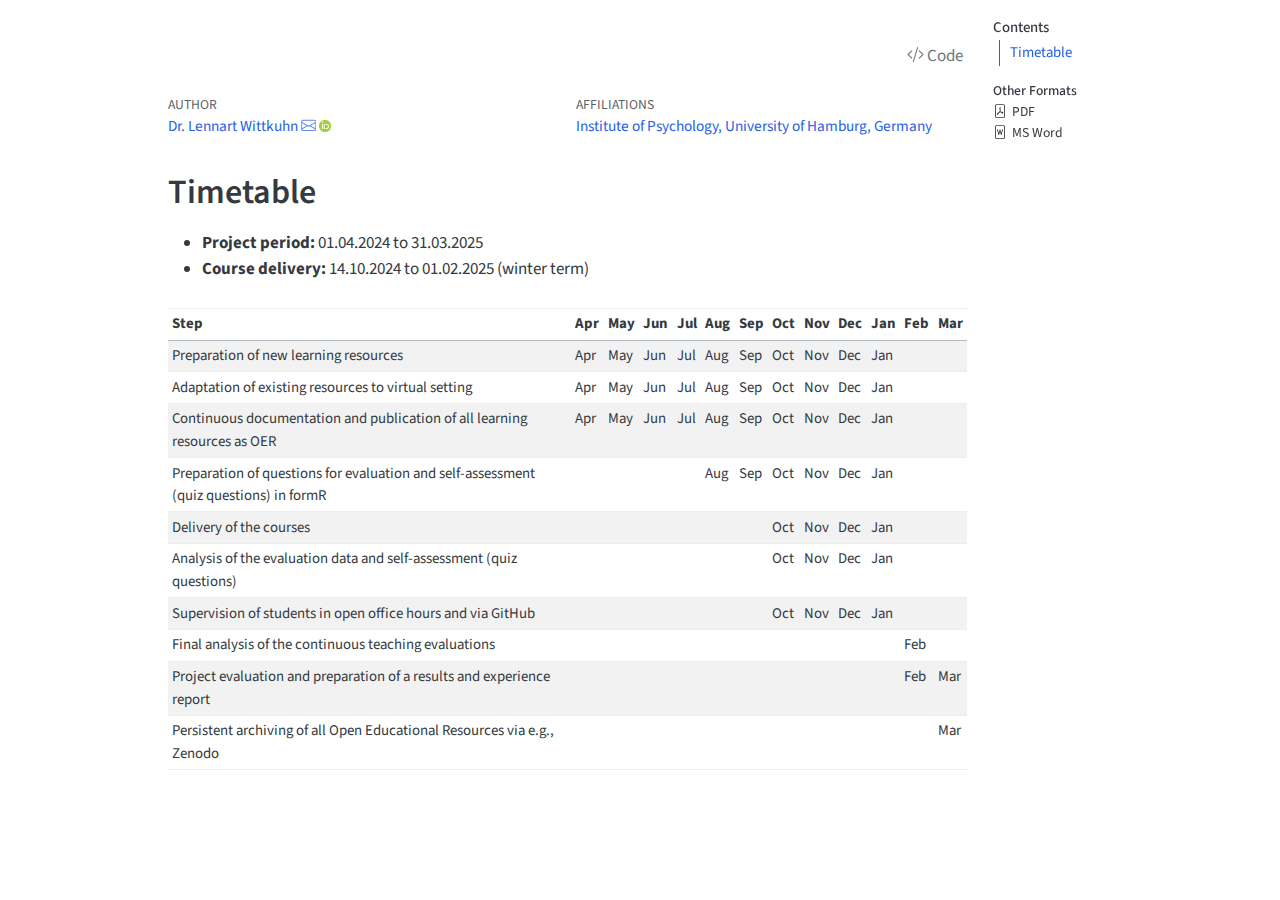
<file: timetable.html>
<!DOCTYPE html>
<html xmlns="http://www.w3.org/1999/xhtml" lang="en" xml:lang="en"><head>

<meta charset="utf-8">
<meta name="generator" content="quarto-1.4.554">

<meta name="viewport" content="width=device-width, initial-scale=1.0, user-scalable=yes">

<meta name="author" content="Dr.&nbsp;Lennart Wittkuhn">

<title>timetable</title>
<style>
code{white-space: pre-wrap;}
span.smallcaps{font-variant: small-caps;}
div.columns{display: flex; gap: min(4vw, 1.5em);}
div.column{flex: auto; overflow-x: auto;}
div.hanging-indent{margin-left: 1.5em; text-indent: -1.5em;}
ul.task-list{list-style: none;}
ul.task-list li input[type="checkbox"] {
  width: 0.8em;
  margin: 0 0.8em 0.2em -1em; /* quarto-specific, see https://github.com/quarto-dev/quarto-cli/issues/4556 */ 
  vertical-align: middle;
}
</style>


<script src="site_libs/quarto-nav/quarto-nav.js"></script>
<script src="site_libs/clipboard/clipboard.min.js"></script>
<script src="site_libs/quarto-search/autocomplete.umd.js"></script>
<script src="site_libs/quarto-search/fuse.min.js"></script>
<script src="site_libs/quarto-search/quarto-search.js"></script>
<meta name="quarto:offset" content="./">
<script src="site_libs/quarto-html/quarto.js"></script>
<script src="site_libs/quarto-html/popper.min.js"></script>
<script src="site_libs/quarto-html/tippy.umd.min.js"></script>
<script src="site_libs/quarto-html/anchor.min.js"></script>
<link href="site_libs/quarto-html/tippy.css" rel="stylesheet">
<link href="site_libs/quarto-html/quarto-syntax-highlighting.css" rel="stylesheet" id="quarto-text-highlighting-styles">
<script src="site_libs/bootstrap/bootstrap.min.js"></script>
<link href="site_libs/bootstrap/bootstrap-icons.css" rel="stylesheet">
<link href="site_libs/bootstrap/bootstrap.min.css" rel="stylesheet" id="quarto-bootstrap" data-mode="light">
<script id="quarto-search-options" type="application/json">{
  "location": "sidebar",
  "copy-button": false,
  "collapse-after": 3,
  "panel-placement": "start",
  "type": "textbox",
  "limit": 50,
  "keyboard-shortcut": [
    "f",
    "/",
    "s"
  ],
  "show-item-context": false,
  "language": {
    "search-no-results-text": "No results",
    "search-matching-documents-text": "matching documents",
    "search-copy-link-title": "Copy link to search",
    "search-hide-matches-text": "Hide additional matches",
    "search-more-match-text": "more match in this document",
    "search-more-matches-text": "more matches in this document",
    "search-clear-button-title": "Clear",
    "search-text-placeholder": "",
    "search-detached-cancel-button-title": "Cancel",
    "search-submit-button-title": "Submit",
    "search-label": "Search"
  }
}</script>
<style>html{ scroll-behavior: smooth; }</style>


</head>

<body>

<div id="quarto-search-results"></div>
<!-- content -->
<div id="quarto-content" class="quarto-container page-columns page-rows-contents page-layout-article">
<!-- sidebar -->
<!-- margin-sidebar -->
    <div id="quarto-margin-sidebar" class="sidebar margin-sidebar">
        <nav id="TOC" role="doc-toc" class="toc-active" data-toc-expanded="99">
    <h2 id="toc-title">Contents</h2>
   
  <ul>
  <li><a href="#timetable" id="toc-timetable" class="nav-link active" data-scroll-target="#timetable">Timetable</a></li>
  </ul>
<div class="quarto-alternate-formats"><h2>Other Formats</h2><ul><li><a href="timetable.pdf"><i class="bi bi-file-pdf"></i>PDF</a></li><li><a href="timetable.docx"><i class="bi bi-file-word"></i>MS Word</a></li></ul></div></nav>
    </div>
<!-- main -->
<main class="content" id="quarto-document-content"><div class="quarto-title-block"><div class="quarto-title-tools-only"><h1></h1><button type="button" class="btn code-tools-button" id="quarto-code-tools-source" data-quarto-source-url="https://github.com/lnnrtwttkhn/fair-teaching-proposal"><i class="bi"></i> Code</button></div></div>

<header id="title-block-header" class="quarto-title-block default">
<div class="quarto-title">
</div>


<div class="quarto-title-meta-author">
  <div class="quarto-title-meta-heading">Author</div>
  <div class="quarto-title-meta-heading">Affiliations</div>
  
    <div class="quarto-title-meta-contents">
    <p class="author"><a href="https://lennartwittkuhn.com/">Dr.&nbsp;Lennart Wittkuhn</a> <a href="mailto:lennart.wittkuhn@uni-hamburg.de" class="quarto-title-author-email"><i class="bi bi-envelope"></i></a> <a href="https://orcid.org/0000-0003-2966-6888" class="quarto-title-author-orcid"> <img src="[data-uri]"></a></p>
  </div>
  <div class="quarto-title-meta-contents">
        <p class="affiliation">
            <a href="https://www.psy.uni-hamburg.de/en.html">
            Institute of Psychology, University of Hamburg, Germany
            </a>
          </p>
      </div>
  </div>

<div class="quarto-title-meta">

      
  
    
  </div>
  


</header>


<section id="timetable" class="level1">
<h1>Timetable</h1>
<ul>
<li><strong>Project period:</strong> 01.04.2024 to 31.03.2025</li>
<li><strong>Course delivery:</strong> 14.10.2024 to 01.02.2025 (winter term)</li>
</ul>
<div class="cell">
<div class="cell-output-display">
<table class="table table-sm table-striped small">
<colgroup>
<col style="width: 64%">
<col style="width: 2%">
<col style="width: 2%">
<col style="width: 2%">
<col style="width: 2%">
<col style="width: 2%">
<col style="width: 2%">
<col style="width: 2%">
<col style="width: 2%">
<col style="width: 2%">
<col style="width: 2%">
<col style="width: 2%">
<col style="width: 2%">
</colgroup>
<thead>
<tr class="header">
<th style="text-align: left;">Step</th>
<th style="text-align: left;">Apr</th>
<th style="text-align: left;">May</th>
<th style="text-align: left;">Jun</th>
<th style="text-align: left;">Jul</th>
<th style="text-align: left;">Aug</th>
<th style="text-align: left;">Sep</th>
<th style="text-align: left;">Oct</th>
<th style="text-align: left;">Nov</th>
<th style="text-align: left;">Dec</th>
<th style="text-align: left;">Jan</th>
<th style="text-align: left;">Feb</th>
<th style="text-align: left;">Mar</th>
</tr>
</thead>
<tbody>
<tr class="odd">
<td style="text-align: left;">Preparation of new learning resources</td>
<td style="text-align: left;">Apr</td>
<td style="text-align: left;">May</td>
<td style="text-align: left;">Jun</td>
<td style="text-align: left;">Jul</td>
<td style="text-align: left;">Aug</td>
<td style="text-align: left;">Sep</td>
<td style="text-align: left;">Oct</td>
<td style="text-align: left;">Nov</td>
<td style="text-align: left;">Dec</td>
<td style="text-align: left;">Jan</td>
<td style="text-align: left;"></td>
<td style="text-align: left;"></td>
</tr>
<tr class="even">
<td style="text-align: left;">Adaptation of existing resources to virtual setting</td>
<td style="text-align: left;">Apr</td>
<td style="text-align: left;">May</td>
<td style="text-align: left;">Jun</td>
<td style="text-align: left;">Jul</td>
<td style="text-align: left;">Aug</td>
<td style="text-align: left;">Sep</td>
<td style="text-align: left;">Oct</td>
<td style="text-align: left;">Nov</td>
<td style="text-align: left;">Dec</td>
<td style="text-align: left;">Jan</td>
<td style="text-align: left;"></td>
<td style="text-align: left;"></td>
</tr>
<tr class="odd">
<td style="text-align: left;">Continuous documentation and publication of all learning resources as OER</td>
<td style="text-align: left;">Apr</td>
<td style="text-align: left;">May</td>
<td style="text-align: left;">Jun</td>
<td style="text-align: left;">Jul</td>
<td style="text-align: left;">Aug</td>
<td style="text-align: left;">Sep</td>
<td style="text-align: left;">Oct</td>
<td style="text-align: left;">Nov</td>
<td style="text-align: left;">Dec</td>
<td style="text-align: left;">Jan</td>
<td style="text-align: left;"></td>
<td style="text-align: left;"></td>
</tr>
<tr class="even">
<td style="text-align: left;">Preparation of questions for evaluation and self-assessment (quiz questions) in formR</td>
<td style="text-align: left;"></td>
<td style="text-align: left;"></td>
<td style="text-align: left;"></td>
<td style="text-align: left;"></td>
<td style="text-align: left;">Aug</td>
<td style="text-align: left;">Sep</td>
<td style="text-align: left;">Oct</td>
<td style="text-align: left;">Nov</td>
<td style="text-align: left;">Dec</td>
<td style="text-align: left;">Jan</td>
<td style="text-align: left;"></td>
<td style="text-align: left;"></td>
</tr>
<tr class="odd">
<td style="text-align: left;">Delivery of the courses</td>
<td style="text-align: left;"></td>
<td style="text-align: left;"></td>
<td style="text-align: left;"></td>
<td style="text-align: left;"></td>
<td style="text-align: left;"></td>
<td style="text-align: left;"></td>
<td style="text-align: left;">Oct</td>
<td style="text-align: left;">Nov</td>
<td style="text-align: left;">Dec</td>
<td style="text-align: left;">Jan</td>
<td style="text-align: left;"></td>
<td style="text-align: left;"></td>
</tr>
<tr class="even">
<td style="text-align: left;">Analysis of the evaluation data and self-assessment (quiz questions)</td>
<td style="text-align: left;"></td>
<td style="text-align: left;"></td>
<td style="text-align: left;"></td>
<td style="text-align: left;"></td>
<td style="text-align: left;"></td>
<td style="text-align: left;"></td>
<td style="text-align: left;">Oct</td>
<td style="text-align: left;">Nov</td>
<td style="text-align: left;">Dec</td>
<td style="text-align: left;">Jan</td>
<td style="text-align: left;"></td>
<td style="text-align: left;"></td>
</tr>
<tr class="odd">
<td style="text-align: left;">Supervision of students in open office hours and via GitHub</td>
<td style="text-align: left;"></td>
<td style="text-align: left;"></td>
<td style="text-align: left;"></td>
<td style="text-align: left;"></td>
<td style="text-align: left;"></td>
<td style="text-align: left;"></td>
<td style="text-align: left;">Oct</td>
<td style="text-align: left;">Nov</td>
<td style="text-align: left;">Dec</td>
<td style="text-align: left;">Jan</td>
<td style="text-align: left;"></td>
<td style="text-align: left;"></td>
</tr>
<tr class="even">
<td style="text-align: left;">Final analysis of the continuous teaching evaluations</td>
<td style="text-align: left;"></td>
<td style="text-align: left;"></td>
<td style="text-align: left;"></td>
<td style="text-align: left;"></td>
<td style="text-align: left;"></td>
<td style="text-align: left;"></td>
<td style="text-align: left;"></td>
<td style="text-align: left;"></td>
<td style="text-align: left;"></td>
<td style="text-align: left;"></td>
<td style="text-align: left;">Feb</td>
<td style="text-align: left;"></td>
</tr>
<tr class="odd">
<td style="text-align: left;">Project evaluation and preparation of a results and experience report</td>
<td style="text-align: left;"></td>
<td style="text-align: left;"></td>
<td style="text-align: left;"></td>
<td style="text-align: left;"></td>
<td style="text-align: left;"></td>
<td style="text-align: left;"></td>
<td style="text-align: left;"></td>
<td style="text-align: left;"></td>
<td style="text-align: left;"></td>
<td style="text-align: left;"></td>
<td style="text-align: left;">Feb</td>
<td style="text-align: left;">Mar</td>
</tr>
<tr class="even">
<td style="text-align: left;">Persistent archiving of all Open Educational Resources via e.g., Zenodo</td>
<td style="text-align: left;"></td>
<td style="text-align: left;"></td>
<td style="text-align: left;"></td>
<td style="text-align: left;"></td>
<td style="text-align: left;"></td>
<td style="text-align: left;"></td>
<td style="text-align: left;"></td>
<td style="text-align: left;"></td>
<td style="text-align: left;"></td>
<td style="text-align: left;"></td>
<td style="text-align: left;"></td>
<td style="text-align: left;">Mar</td>
</tr>
</tbody>
</table>
</div>
</div>


</section>

</main> <!-- /main -->
<script defer="" data-domain="lennartwittkuhn.com/fair-teaching-proposal" src="https://plausible.io/js/script.js"></script>
<script id="quarto-html-after-body" type="application/javascript">
window.document.addEventListener("DOMContentLoaded", function (event) {
  const toggleBodyColorMode = (bsSheetEl) => {
    const mode = bsSheetEl.getAttribute("data-mode");
    const bodyEl = window.document.querySelector("body");
    if (mode === "dark") {
      bodyEl.classList.add("quarto-dark");
      bodyEl.classList.remove("quarto-light");
    } else {
      bodyEl.classList.add("quarto-light");
      bodyEl.classList.remove("quarto-dark");
    }
  }
  const toggleBodyColorPrimary = () => {
    const bsSheetEl = window.document.querySelector("link#quarto-bootstrap");
    if (bsSheetEl) {
      toggleBodyColorMode(bsSheetEl);
    }
  }
  toggleBodyColorPrimary();  
  const icon = "";
  const anchorJS = new window.AnchorJS();
  anchorJS.options = {
    placement: 'right',
    icon: icon
  };
  anchorJS.add('.anchored');
  const isCodeAnnotation = (el) => {
    for (const clz of el.classList) {
      if (clz.startsWith('code-annotation-')) {                     
        return true;
      }
    }
    return false;
  }
  const clipboard = new window.ClipboardJS('.code-copy-button', {
    text: function(trigger) {
      const codeEl = trigger.previousElementSibling.cloneNode(true);
      for (const childEl of codeEl.children) {
        if (isCodeAnnotation(childEl)) {
          childEl.remove();
        }
      }
      return codeEl.innerText;
    }
  });
  clipboard.on('success', function(e) {
    // button target
    const button = e.trigger;
    // don't keep focus
    button.blur();
    // flash "checked"
    button.classList.add('code-copy-button-checked');
    var currentTitle = button.getAttribute("title");
    button.setAttribute("title", "Copied!");
    let tooltip;
    if (window.bootstrap) {
      button.setAttribute("data-bs-toggle", "tooltip");
      button.setAttribute("data-bs-placement", "left");
      button.setAttribute("data-bs-title", "Copied!");
      tooltip = new bootstrap.Tooltip(button, 
        { trigger: "manual", 
          customClass: "code-copy-button-tooltip",
          offset: [0, -8]});
      tooltip.show();    
    }
    setTimeout(function() {
      if (tooltip) {
        tooltip.hide();
        button.removeAttribute("data-bs-title");
        button.removeAttribute("data-bs-toggle");
        button.removeAttribute("data-bs-placement");
      }
      button.setAttribute("title", currentTitle);
      button.classList.remove('code-copy-button-checked');
    }, 1000);
    // clear code selection
    e.clearSelection();
  });
  const viewSource = window.document.getElementById('quarto-view-source') ||
                     window.document.getElementById('quarto-code-tools-source');
  if (viewSource) {
    const sourceUrl = viewSource.getAttribute("data-quarto-source-url");
    viewSource.addEventListener("click", function(e) {
      if (sourceUrl) {
        // rstudio viewer pane
        if (/\bcapabilities=\b/.test(window.location)) {
          window.open(sourceUrl);
        } else {
          window.location.href = sourceUrl;
        }
      } else {
        const modal = new bootstrap.Modal(document.getElementById('quarto-embedded-source-code-modal'));
        modal.show();
      }
      return false;
    });
  }
  function toggleCodeHandler(show) {
    return function(e) {
      const detailsSrc = window.document.querySelectorAll(".cell > details > .sourceCode");
      for (let i=0; i<detailsSrc.length; i++) {
        const details = detailsSrc[i].parentElement;
        if (show) {
          details.open = true;
        } else {
          details.removeAttribute("open");
        }
      }
      const cellCodeDivs = window.document.querySelectorAll(".cell > .sourceCode");
      const fromCls = show ? "hidden" : "unhidden";
      const toCls = show ? "unhidden" : "hidden";
      for (let i=0; i<cellCodeDivs.length; i++) {
        const codeDiv = cellCodeDivs[i];
        if (codeDiv.classList.contains(fromCls)) {
          codeDiv.classList.remove(fromCls);
          codeDiv.classList.add(toCls);
        } 
      }
      return false;
    }
  }
  const hideAllCode = window.document.getElementById("quarto-hide-all-code");
  if (hideAllCode) {
    hideAllCode.addEventListener("click", toggleCodeHandler(false));
  }
  const showAllCode = window.document.getElementById("quarto-show-all-code");
  if (showAllCode) {
    showAllCode.addEventListener("click", toggleCodeHandler(true));
  }
    var localhostRegex = new RegExp(/^(?:http|https):\/\/localhost\:?[0-9]*\//);
    var mailtoRegex = new RegExp(/^mailto:/);
      var filterRegex = new RegExp("https:\/\/lnnrtwttkhn\.github\.io\/fair-teaching-proposal\/");
    var isInternal = (href) => {
        return filterRegex.test(href) || localhostRegex.test(href) || mailtoRegex.test(href);
    }
    // Inspect non-navigation links and adorn them if external
 	var links = window.document.querySelectorAll('a[href]:not(.nav-link):not(.navbar-brand):not(.toc-action):not(.sidebar-link):not(.sidebar-item-toggle):not(.pagination-link):not(.no-external):not([aria-hidden]):not(.dropdown-item):not(.quarto-navigation-tool)');
    for (var i=0; i<links.length; i++) {
      const link = links[i];
      if (!isInternal(link.href)) {
        // undo the damage that might have been done by quarto-nav.js in the case of
        // links that we want to consider external
        if (link.dataset.originalHref !== undefined) {
          link.href = link.dataset.originalHref;
        }
          // target, if specified
          link.setAttribute("target", "_blank");
          if (link.getAttribute("rel") === null) {
            link.setAttribute("rel", "noopener");
          }
      }
    }
  function tippyHover(el, contentFn, onTriggerFn, onUntriggerFn) {
    const config = {
      allowHTML: true,
      maxWidth: 500,
      delay: 100,
      arrow: false,
      appendTo: function(el) {
          return el.parentElement;
      },
      interactive: true,
      interactiveBorder: 10,
      theme: 'quarto',
      placement: 'bottom-start',
    };
    if (contentFn) {
      config.content = contentFn;
    }
    if (onTriggerFn) {
      config.onTrigger = onTriggerFn;
    }
    if (onUntriggerFn) {
      config.onUntrigger = onUntriggerFn;
    }
    window.tippy(el, config); 
  }
  const noterefs = window.document.querySelectorAll('a[role="doc-noteref"]');
  for (var i=0; i<noterefs.length; i++) {
    const ref = noterefs[i];
    tippyHover(ref, function() {
      // use id or data attribute instead here
      let href = ref.getAttribute('data-footnote-href') || ref.getAttribute('href');
      try { href = new URL(href).hash; } catch {}
      const id = href.replace(/^#\/?/, "");
      const note = window.document.getElementById(id);
      if (note) {
        return note.innerHTML;
      } else {
        return "";
      }
    });
  }
  const xrefs = window.document.querySelectorAll('a.quarto-xref');
  const processXRef = (id, note) => {
    // Strip column container classes
    const stripColumnClz = (el) => {
      el.classList.remove("page-full", "page-columns");
      if (el.children) {
        for (const child of el.children) {
          stripColumnClz(child);
        }
      }
    }
    stripColumnClz(note)
    if (id === null || id.startsWith('sec-')) {
      // Special case sections, only their first couple elements
      const container = document.createElement("div");
      if (note.children && note.children.length > 2) {
        container.appendChild(note.children[0].cloneNode(true));
        for (let i = 1; i < note.children.length; i++) {
          const child = note.children[i];
          if (child.tagName === "P" && child.innerText === "") {
            continue;
          } else {
            container.appendChild(child.cloneNode(true));
            break;
          }
        }
        if (window.Quarto?.typesetMath) {
          window.Quarto.typesetMath(container);
        }
        return container.innerHTML
      } else {
        if (window.Quarto?.typesetMath) {
          window.Quarto.typesetMath(note);
        }
        return note.innerHTML;
      }
    } else {
      // Remove any anchor links if they are present
      const anchorLink = note.querySelector('a.anchorjs-link');
      if (anchorLink) {
        anchorLink.remove();
      }
      if (window.Quarto?.typesetMath) {
        window.Quarto.typesetMath(note);
      }
      // TODO in 1.5, we should make sure this works without a callout special case
      if (note.classList.contains("callout")) {
        return note.outerHTML;
      } else {
        return note.innerHTML;
      }
    }
  }
  for (var i=0; i<xrefs.length; i++) {
    const xref = xrefs[i];
    tippyHover(xref, undefined, function(instance) {
      instance.disable();
      let url = xref.getAttribute('href');
      let hash = undefined; 
      if (url.startsWith('#')) {
        hash = url;
      } else {
        try { hash = new URL(url).hash; } catch {}
      }
      if (hash) {
        const id = hash.replace(/^#\/?/, "");
        const note = window.document.getElementById(id);
        if (note !== null) {
          try {
            const html = processXRef(id, note.cloneNode(true));
            instance.setContent(html);
          } finally {
            instance.enable();
            instance.show();
          }
        } else {
          // See if we can fetch this
          fetch(url.split('#')[0])
          .then(res => res.text())
          .then(html => {
            const parser = new DOMParser();
            const htmlDoc = parser.parseFromString(html, "text/html");
            const note = htmlDoc.getElementById(id);
            if (note !== null) {
              const html = processXRef(id, note);
              instance.setContent(html);
            } 
          }).finally(() => {
            instance.enable();
            instance.show();
          });
        }
      } else {
        // See if we can fetch a full url (with no hash to target)
        // This is a special case and we should probably do some content thinning / targeting
        fetch(url)
        .then(res => res.text())
        .then(html => {
          const parser = new DOMParser();
          const htmlDoc = parser.parseFromString(html, "text/html");
          const note = htmlDoc.querySelector('main.content');
          if (note !== null) {
            // This should only happen for chapter cross references
            // (since there is no id in the URL)
            // remove the first header
            if (note.children.length > 0 && note.children[0].tagName === "HEADER") {
              note.children[0].remove();
            }
            const html = processXRef(null, note);
            instance.setContent(html);
          } 
        }).finally(() => {
          instance.enable();
          instance.show();
        });
      }
    }, function(instance) {
    });
  }
      let selectedAnnoteEl;
      const selectorForAnnotation = ( cell, annotation) => {
        let cellAttr = 'data-code-cell="' + cell + '"';
        let lineAttr = 'data-code-annotation="' +  annotation + '"';
        const selector = 'span[' + cellAttr + '][' + lineAttr + ']';
        return selector;
      }
      const selectCodeLines = (annoteEl) => {
        const doc = window.document;
        const targetCell = annoteEl.getAttribute("data-target-cell");
        const targetAnnotation = annoteEl.getAttribute("data-target-annotation");
        const annoteSpan = window.document.querySelector(selectorForAnnotation(targetCell, targetAnnotation));
        const lines = annoteSpan.getAttribute("data-code-lines").split(",");
        const lineIds = lines.map((line) => {
          return targetCell + "-" + line;
        })
        let top = null;
        let height = null;
        let parent = null;
        if (lineIds.length > 0) {
            //compute the position of the single el (top and bottom and make a div)
            const el = window.document.getElementById(lineIds[0]);
            top = el.offsetTop;
            height = el.offsetHeight;
            parent = el.parentElement.parentElement;
          if (lineIds.length > 1) {
            const lastEl = window.document.getElementById(lineIds[lineIds.length - 1]);
            const bottom = lastEl.offsetTop + lastEl.offsetHeight;
            height = bottom - top;
          }
          if (top !== null && height !== null && parent !== null) {
            // cook up a div (if necessary) and position it 
            let div = window.document.getElementById("code-annotation-line-highlight");
            if (div === null) {
              div = window.document.createElement("div");
              div.setAttribute("id", "code-annotation-line-highlight");
              div.style.position = 'absolute';
              parent.appendChild(div);
            }
            div.style.top = top - 2 + "px";
            div.style.height = height + 4 + "px";
            div.style.left = 0;
            let gutterDiv = window.document.getElementById("code-annotation-line-highlight-gutter");
            if (gutterDiv === null) {
              gutterDiv = window.document.createElement("div");
              gutterDiv.setAttribute("id", "code-annotation-line-highlight-gutter");
              gutterDiv.style.position = 'absolute';
              const codeCell = window.document.getElementById(targetCell);
              const gutter = codeCell.querySelector('.code-annotation-gutter');
              gutter.appendChild(gutterDiv);
            }
            gutterDiv.style.top = top - 2 + "px";
            gutterDiv.style.height = height + 4 + "px";
          }
          selectedAnnoteEl = annoteEl;
        }
      };
      const unselectCodeLines = () => {
        const elementsIds = ["code-annotation-line-highlight", "code-annotation-line-highlight-gutter"];
        elementsIds.forEach((elId) => {
          const div = window.document.getElementById(elId);
          if (div) {
            div.remove();
          }
        });
        selectedAnnoteEl = undefined;
      };
        // Handle positioning of the toggle
    window.addEventListener(
      "resize",
      throttle(() => {
        elRect = undefined;
        if (selectedAnnoteEl) {
          selectCodeLines(selectedAnnoteEl);
        }
      }, 10)
    );
    function throttle(fn, ms) {
    let throttle = false;
    let timer;
      return (...args) => {
        if(!throttle) { // first call gets through
            fn.apply(this, args);
            throttle = true;
        } else { // all the others get throttled
            if(timer) clearTimeout(timer); // cancel #2
            timer = setTimeout(() => {
              fn.apply(this, args);
              timer = throttle = false;
            }, ms);
        }
      };
    }
      // Attach click handler to the DT
      const annoteDls = window.document.querySelectorAll('dt[data-target-cell]');
      for (const annoteDlNode of annoteDls) {
        annoteDlNode.addEventListener('click', (event) => {
          const clickedEl = event.target;
          if (clickedEl !== selectedAnnoteEl) {
            unselectCodeLines();
            const activeEl = window.document.querySelector('dt[data-target-cell].code-annotation-active');
            if (activeEl) {
              activeEl.classList.remove('code-annotation-active');
            }
            selectCodeLines(clickedEl);
            clickedEl.classList.add('code-annotation-active');
          } else {
            // Unselect the line
            unselectCodeLines();
            clickedEl.classList.remove('code-annotation-active');
          }
        });
      }
  const findCites = (el) => {
    const parentEl = el.parentElement;
    if (parentEl) {
      const cites = parentEl.dataset.cites;
      if (cites) {
        return {
          el,
          cites: cites.split(' ')
        };
      } else {
        return findCites(el.parentElement)
      }
    } else {
      return undefined;
    }
  };
  var bibliorefs = window.document.querySelectorAll('a[role="doc-biblioref"]');
  for (var i=0; i<bibliorefs.length; i++) {
    const ref = bibliorefs[i];
    const citeInfo = findCites(ref);
    if (citeInfo) {
      tippyHover(citeInfo.el, function() {
        var popup = window.document.createElement('div');
        citeInfo.cites.forEach(function(cite) {
          var citeDiv = window.document.createElement('div');
          citeDiv.classList.add('hanging-indent');
          citeDiv.classList.add('csl-entry');
          var biblioDiv = window.document.getElementById('ref-' + cite);
          if (biblioDiv) {
            citeDiv.innerHTML = biblioDiv.innerHTML;
          }
          popup.appendChild(citeDiv);
        });
        return popup.innerHTML;
      });
    }
  }
});
</script>
</div> <!-- /content -->




<script src="site_libs/quarto-html/zenscroll-min.js"></script>
</body></html>
</file>
<file: site_libs/quarto-html/tippy.css>
.tippy-box[data-animation=fade][data-state=hidden]{opacity:0}[data-tippy-root]{max-width:calc(100vw - 10px)}.tippy-box{position:relative;background-color:#333;color:#fff;border-radius:4px;font-size:14px;line-height:1.4;white-space:normal;outline:0;transition-property:transform,visibility,opacity}.tippy-box[data-placement^=top]>.tippy-arrow{bottom:0}.tippy-box[data-placement^=top]>.tippy-arrow:before{bottom:-7px;left:0;border-width:8px 8px 0;border-top-color:initial;transform-origin:center top}.tippy-box[data-placement^=bottom]>.tippy-arrow{top:0}.tippy-box[data-placement^=bottom]>.tippy-arrow:before{top:-7px;left:0;border-width:0 8px 8px;border-bottom-color:initial;transform-origin:center bottom}.tippy-box[data-placement^=left]>.tippy-arrow{right:0}.tippy-box[data-placement^=left]>.tippy-arrow:before{border-width:8px 0 8px 8px;border-left-color:initial;right:-7px;transform-origin:center left}.tippy-box[data-placement^=right]>.tippy-arrow{left:0}.tippy-box[data-placement^=right]>.tippy-arrow:before{left:-7px;border-width:8px 8px 8px 0;border-right-color:initial;transform-origin:center right}.tippy-box[data-inertia][data-state=visible]{transition-timing-function:cubic-bezier(.54,1.5,.38,1.11)}.tippy-arrow{width:16px;height:16px;color:#333}.tippy-arrow:before{content:"";position:absolute;border-color:transparent;border-style:solid}.tippy-content{position:relative;padding:5px 9px;z-index:1}
</file>
<file: site_libs/quarto-html/quarto-syntax-highlighting.css>
/* quarto syntax highlight colors */
:root {
  --quarto-hl-al-color: #ff5555;
  --quarto-hl-an-color: #75715e;
  --quarto-hl-at-color: #f92672;
  --quarto-hl-bn-color: #ae81ff;
  --quarto-hl-bu-color: #66D9EF;
  --quarto-hl-ch-color: #e6db74;
  --quarto-hl-co-color: #75715e;
  --quarto-hl-cv-color: #75715e;
  --quarto-hl-cn-color: #ae81ff;
  --quarto-hl-cf-color: #f92672;
  --quarto-hl-dt-color: #66d9ef;
  --quarto-hl-dv-color: #ae81ff;
  --quarto-hl-do-color: #75715e;
  --quarto-hl-er-color: #ff5555;
  --quarto-hl-ex-color: #a6e22e;
  --quarto-hl-fl-color: #ae81ff;
  --quarto-hl-fu-color: #a6e22e;
  --quarto-hl-im-color: #f92672;
  --quarto-hl-in-color: #f1fa8c;
  --quarto-hl-kw-color: #f92672;
  --quarto-hl-op-color: #f8f8f2;
  --quarto-hl-pp-color: #f92672;
  --quarto-hl-re-color: #75715e;
  --quarto-hl-sc-color: #ae81ff;
  --quarto-hl-ss-color: #e6db74;
  --quarto-hl-st-color: #e6db74;
  --quarto-hl-va-color: #f8f8f2;
  --quarto-hl-vs-color: #e6db74;
  --quarto-hl-wa-color: #ff5555;
}

/* other quarto variables */
:root {
  --quarto-font-monospace: SFMono-Regular, Menlo, Monaco, Consolas, "Liberation Mono", "Courier New", monospace;
}

code span.al {
  font-weight: bold;
  color: #ff5555;
}

code span.an {
  color: #75715e;
}

code span.at {
  color: #f92672;
}

code span.bn {
  color: #ae81ff;
}

code span.bu {
  color: #66D9EF;
}

code span.ch {
  color: #e6db74;
}

code span.co {
  color: #75715e;
}

code span.cv {
  color: #75715e;
}

code span.cn {
  color: #ae81ff;
}

code span.cf {
  color: #f92672;
}

code span.dt {
  font-style: italic;
  color: #66d9ef;
}

code span.dv {
  color: #ae81ff;
}

code span.do {
  color: #75715e;
}

code span.er {
  color: #ff5555;
  text-decoration: underline;
}

code span.ex {
  font-weight: bold;
  color: #a6e22e;
}

code span.fl {
  color: #ae81ff;
}

code span.fu {
  color: #a6e22e;
}

code span.im {
  color: #f92672;
}

code span.in {
  color: #f1fa8c;
}

code span.kw {
  color: #f92672;
}

pre > code.sourceCode > span {
  color: #f8f8f2;
}

code span {
  color: #f8f8f2;
}

code.sourceCode > span {
  color: #f8f8f2;
}

div.sourceCode,
div.sourceCode pre.sourceCode {
  color: #f8f8f2;
}

code span.op {
  color: #f8f8f2;
}

code span.pp {
  color: #f92672;
}

code span.re {
  color: #75715e;
}

code span.sc {
  color: #ae81ff;
}

code span.ss {
  color: #e6db74;
}

code span.st {
  color: #e6db74;
}

code span.va {
  color: #f8f8f2;
}

code span.vs {
  color: #e6db74;
}

code span.wa {
  color: #ff5555;
}

.prevent-inlining {
  content: "</";
}

/*# sourceMappingURL=debc5d5d77c3f9108843748ff7464032.css.map */
</file>
